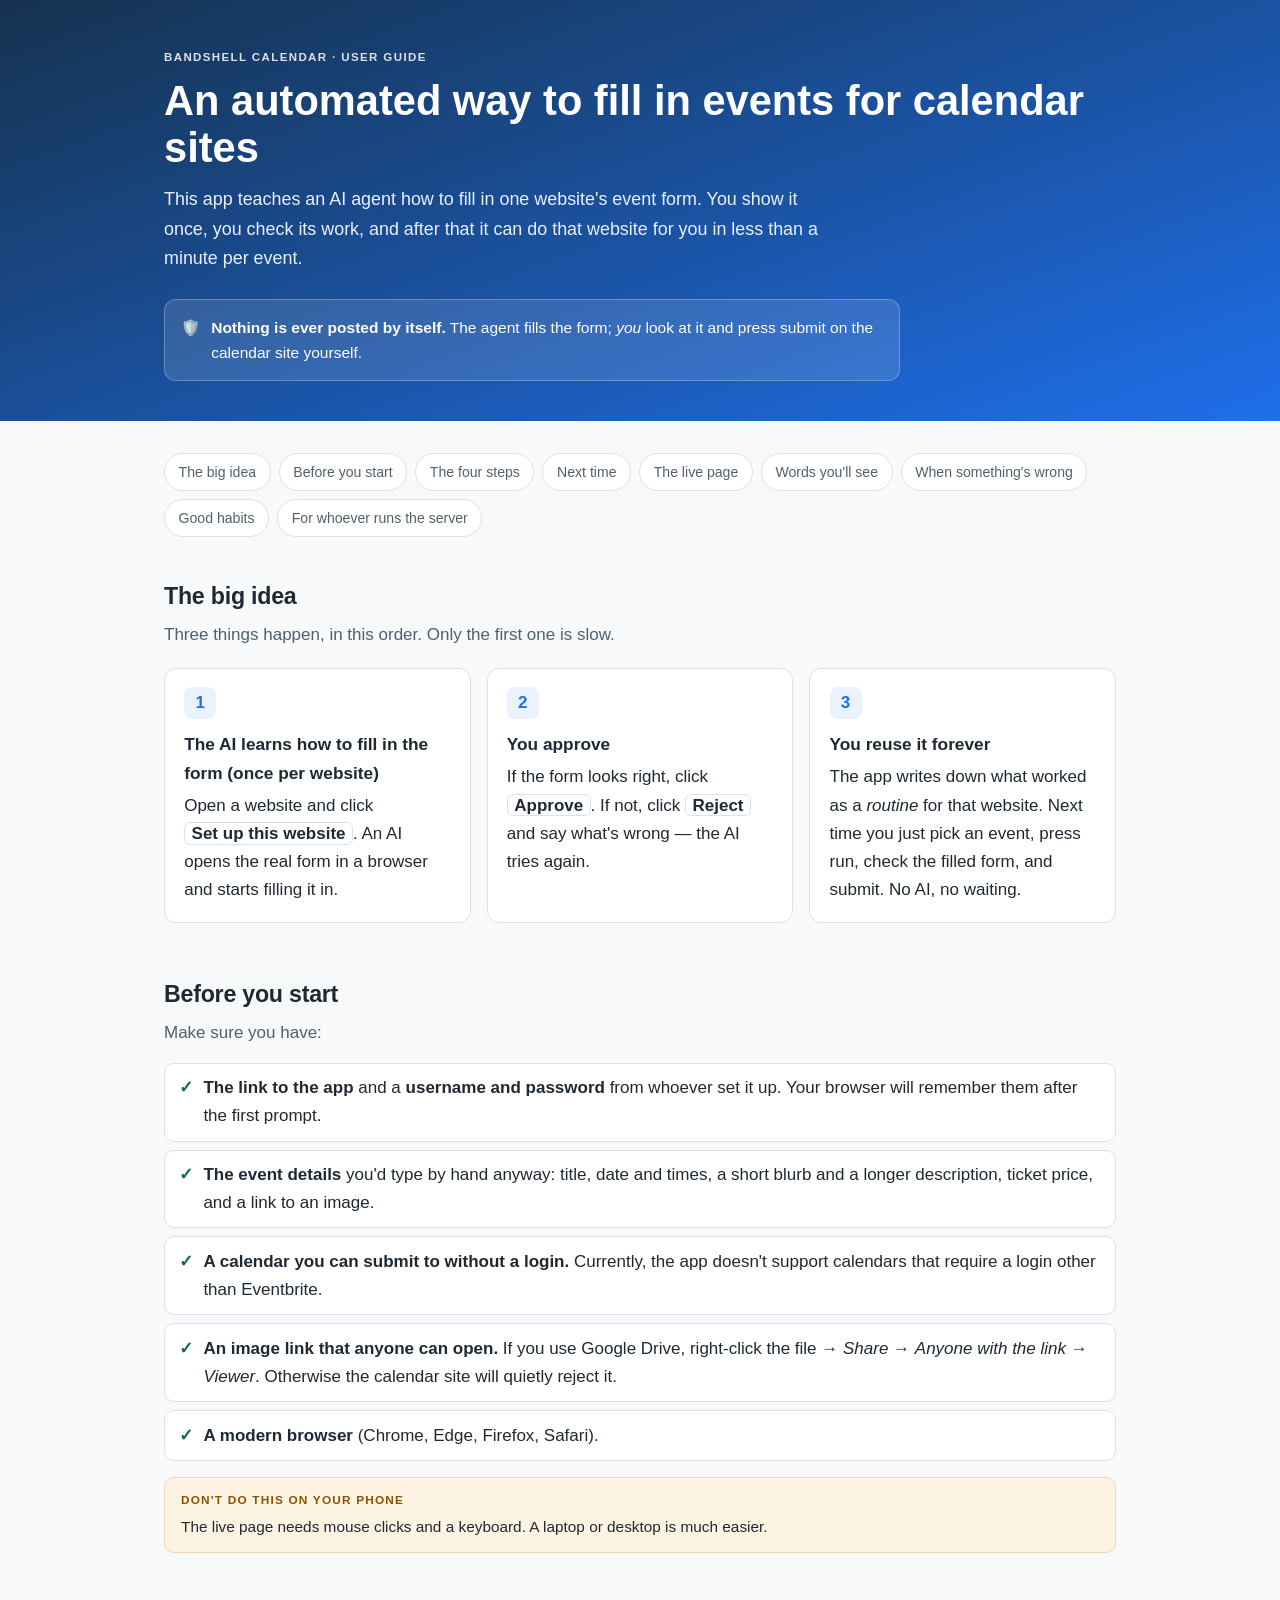
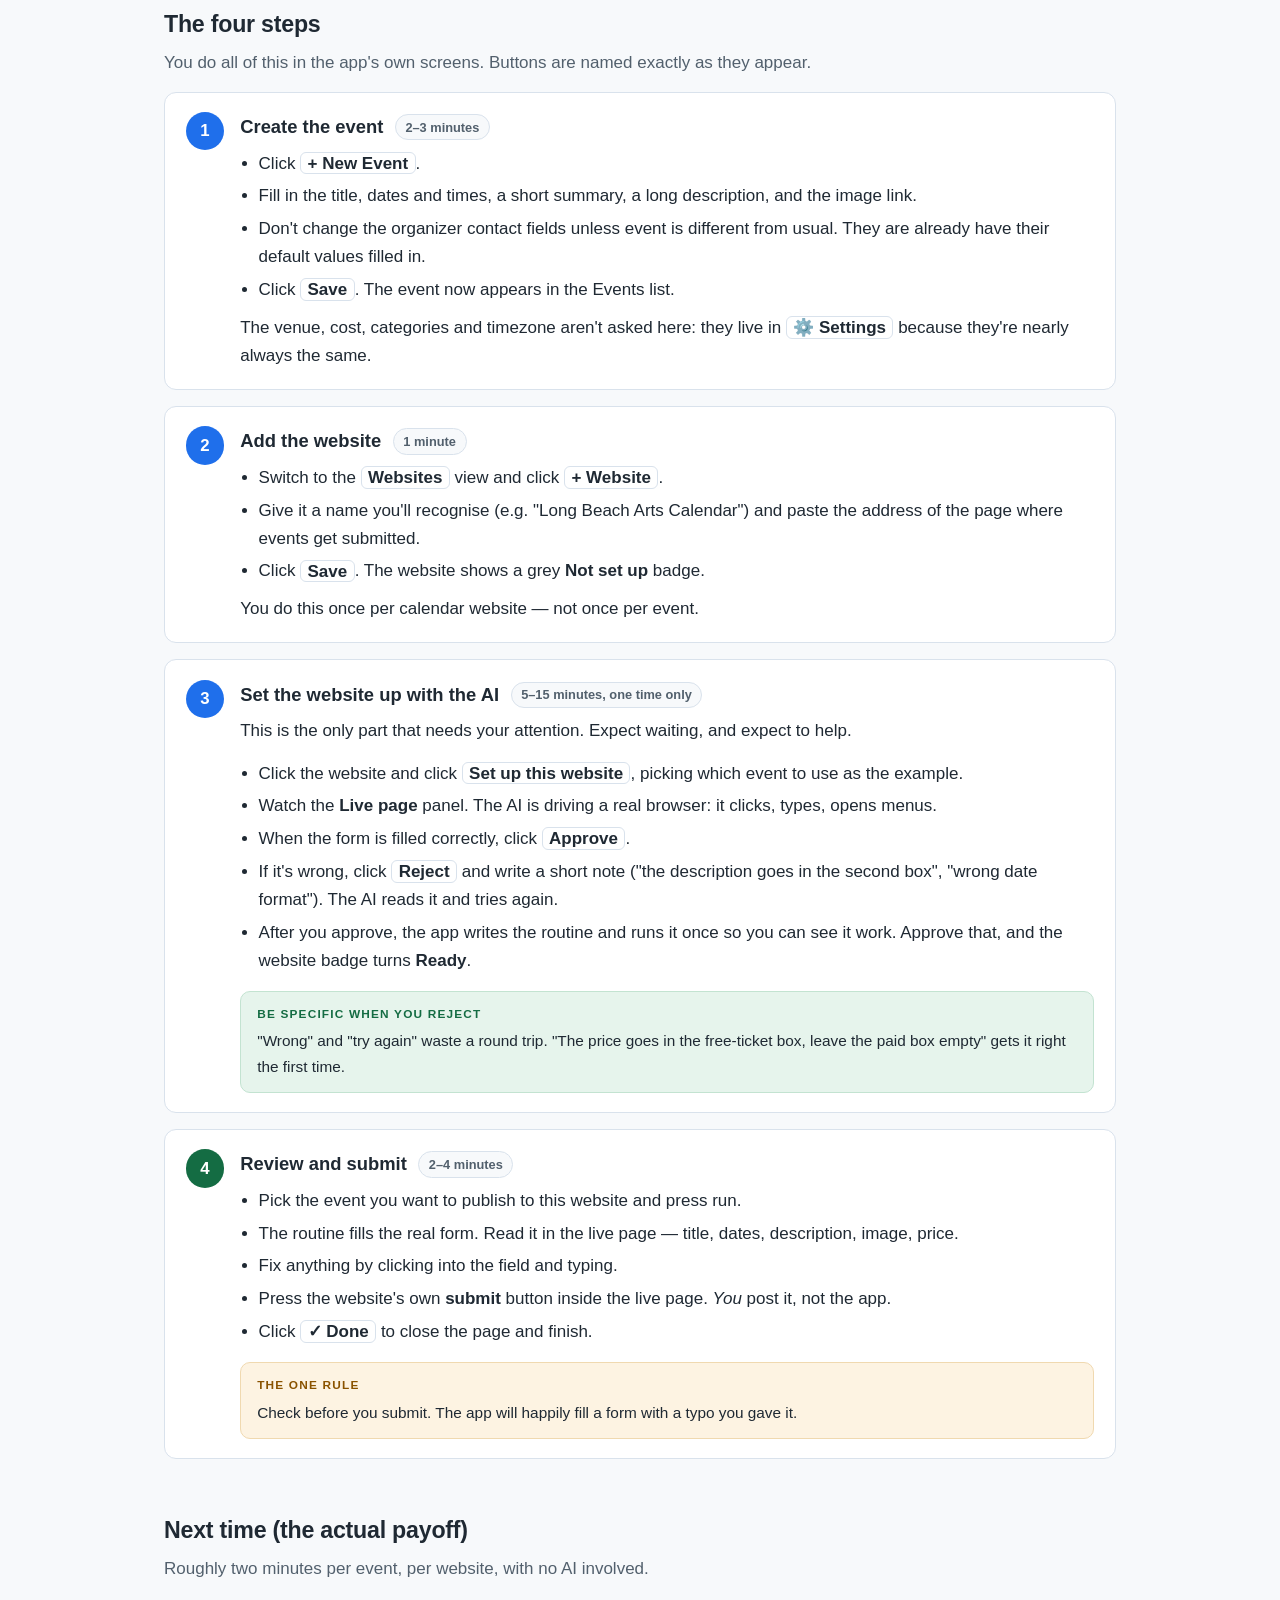
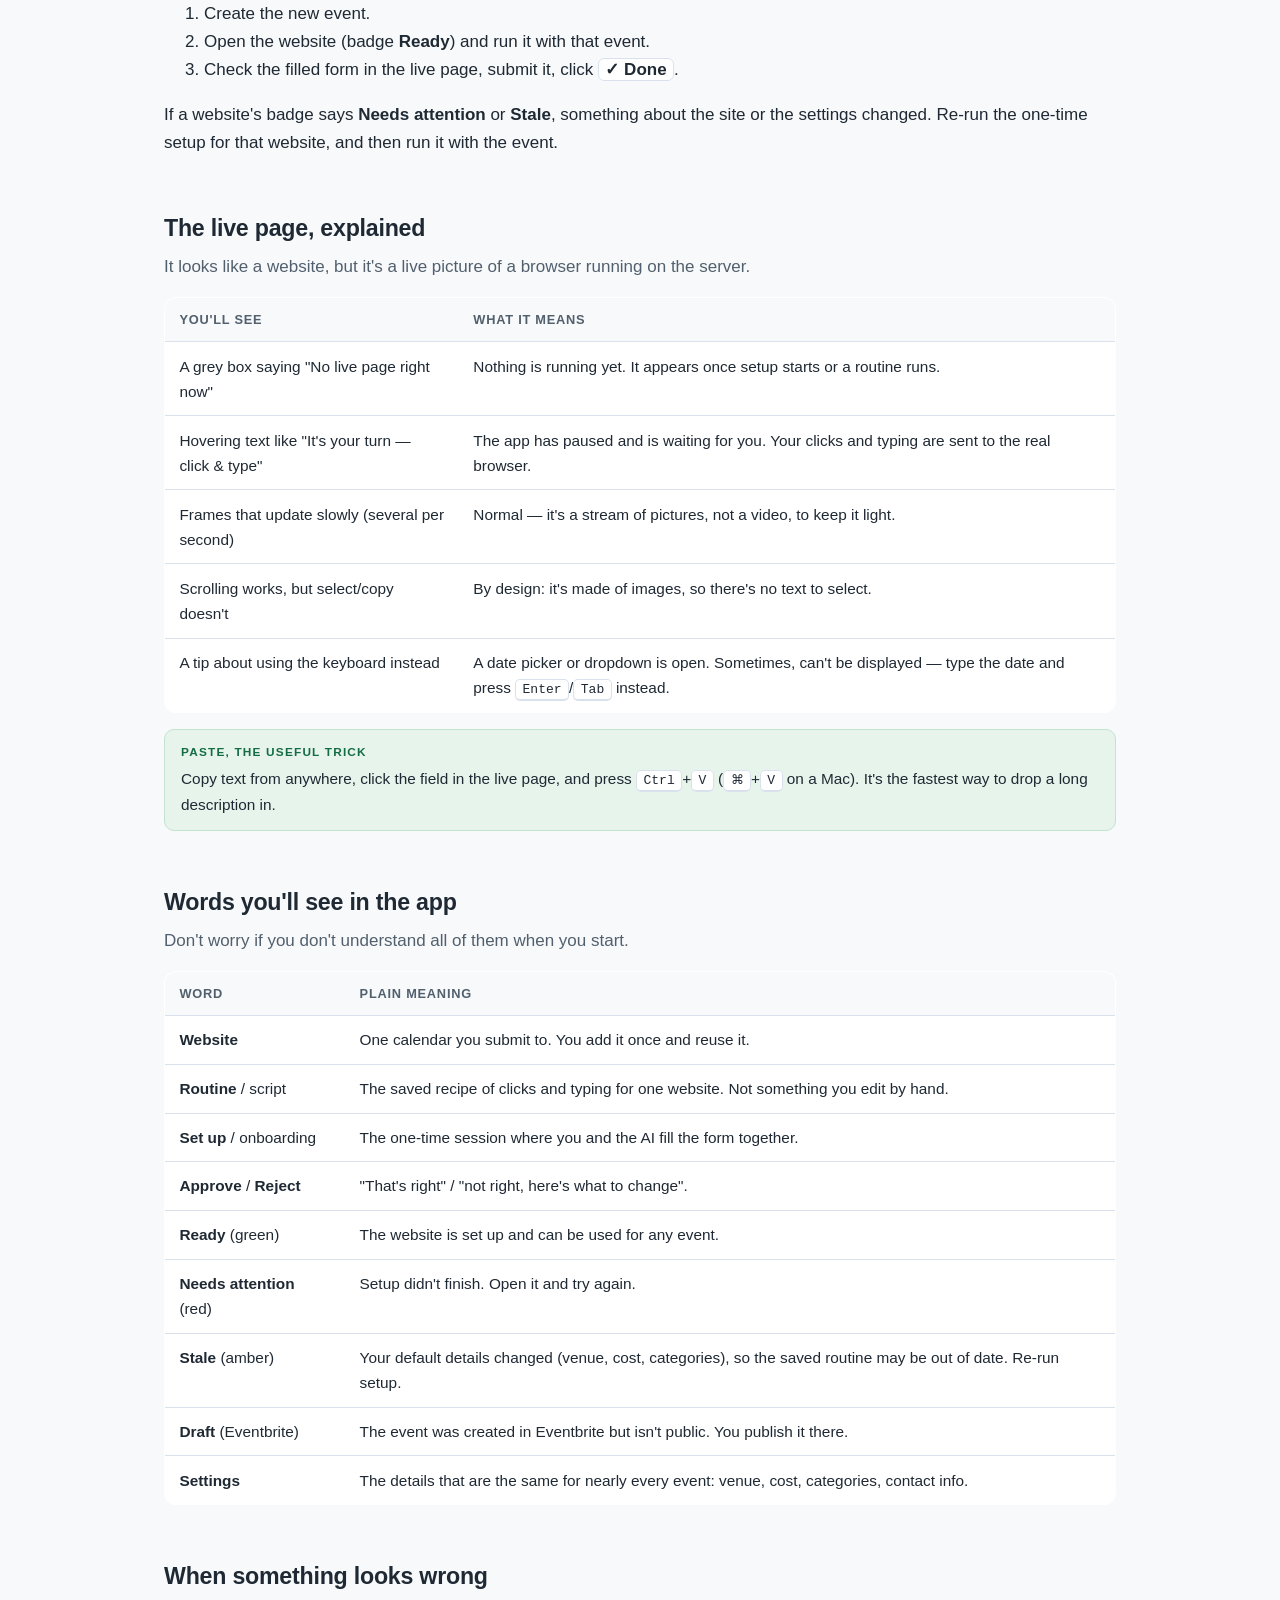
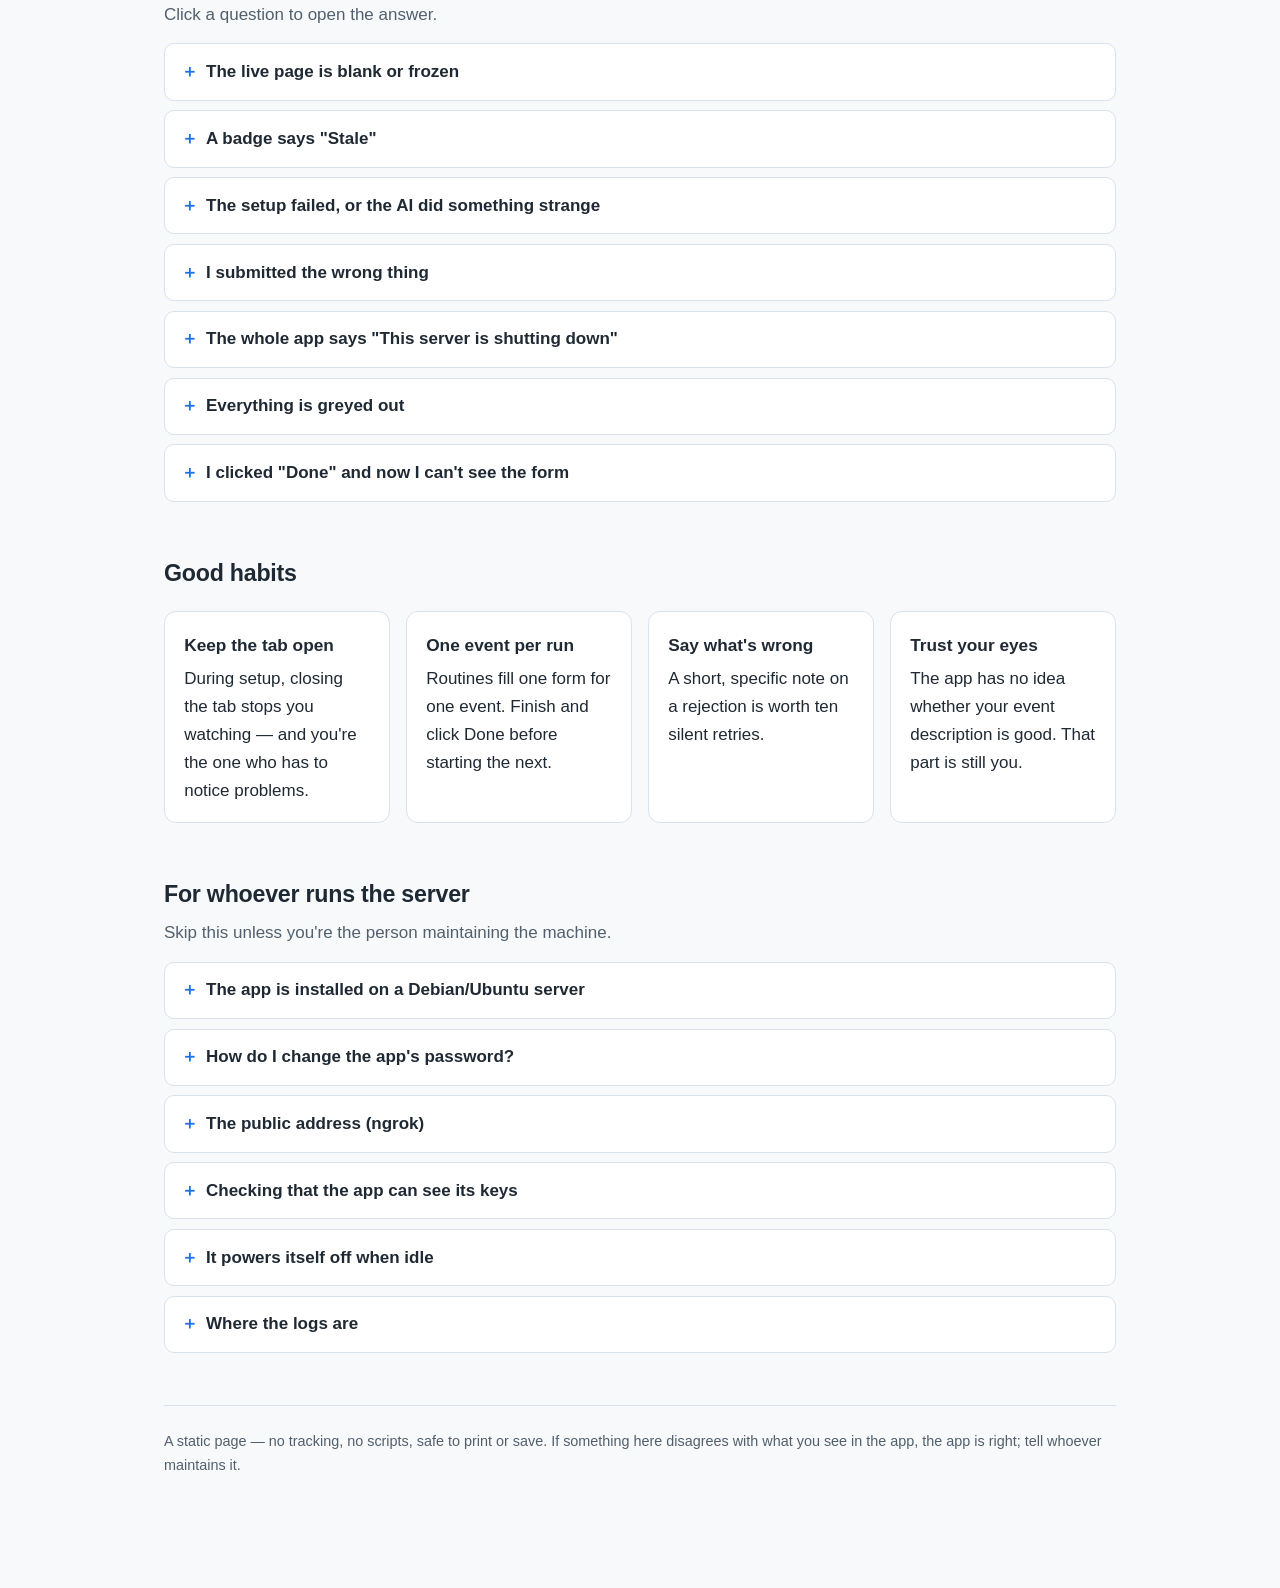
<file: frontend/user-guide.html>
<!DOCTYPE html>
<html lang="en">
<head>
<meta charset="utf-8">
<meta name="viewport" content="width=device-width, initial-scale=1">
<title>Bandshell Calendar User Guide</title>
<meta name="description" content="How to use Bandshell Calendar: create an event, set a website up once with the AI, then review and submit.">
<style>
  :root {
    --ink: #1f2933;
    --ink-soft: #52606d;
    --line: #d9e2ec;
    --bg: #f7f9fb;
    --card: #ffffff;
    --accent: #1f6feb;
    --accent-soft: #eaf2ff;
    --ok: #146c43;
    --ok-soft: #e6f4ec;
    --warn: #8a5300;
    --warn-soft: #fdf3e2;
    --stop: #a61b29;
    --stop-soft: #fdecee;
    --radius: 12px;
  }

  * { box-sizing: border-box; }

  body {
    margin: 0;
    background: var(--bg);
    color: var(--ink);
    font-family: -apple-system, BlinkMacSystemFont, "Segoe UI", Roboto, Helvetica, Arial, sans-serif;
    font-size: 17px;
    line-height: 1.65;
    -webkit-text-size-adjust: 100%;
  }

  .wrap { max-width: 62rem; margin: 0 auto; padding: 0 1.25rem 6rem; }

  /* ---------- header ---------- */
  header.hero {
    background: linear-gradient(160deg, #16324f 0%, #1f6feb 100%);
    color: #fff;
    padding: 3rem 0 2.5rem;
    margin-bottom: 2rem;
  }
  header.hero .wrap { padding-bottom: 0; }
  .eyebrow {
    text-transform: uppercase;
    letter-spacing: .12em;
    font-size: .72rem;
    font-weight: 700;
    opacity: .85;
    margin: 0 0 .6rem;
  }
  h1 { font-size: clamp(1.7rem, 4.5vw, 2.6rem); line-height: 1.15; margin: 0 0 .8rem; }
  .lede { font-size: 1.12rem; max-width: 42rem; margin: 0; color: #e8f0ff; }

  .promise {
    display: flex;
    gap: .7rem;
    align-items: flex-start;
    background: rgba(255,255,255,.12);
    border: 1px solid rgba(255,255,255,.25);
    border-radius: var(--radius);
    padding: .9rem 1rem;
    margin-top: 1.6rem;
    max-width: 46rem;
    font-size: .97rem;
  }
  .promise b { white-space: nowrap; }

  /* ---------- navigation ---------- */
  nav.toc {
    display: flex;
    flex-wrap: wrap;
    gap: .5rem;
    margin: 0 0 2.5rem;
  }
  nav.toc a {
    background: var(--card);
    border: 1px solid var(--line);
    border-radius: 999px;
    padding: .4rem .85rem;
    font-size: .88rem;
    color: var(--ink-soft);
    text-decoration: none;
  }
  nav.toc a:hover, nav.toc a:focus-visible {
    border-color: var(--accent);
    color: var(--accent);
    background: var(--accent-soft);
  }

  /* ---------- sections ---------- */
  section { margin-bottom: 3.25rem; scroll-margin-top: 1rem; }
  h2 {
    font-size: 1.45rem;
    margin: 0 0 .35rem;
    letter-spacing: -.01em;
  }
  h2 .num {
    display: inline-flex;
    align-items: center;
    justify-content: center;
    width: 1.7rem; height: 1.7rem;
    margin-right: .55rem;
    border-radius: 50%;
    background: var(--accent);
    color: #fff;
    font-size: .95rem;
    vertical-align: .12em;
  }
  h3 { font-size: 1.08rem; margin: 0 0 .3rem; }
  p { margin: 0 0 .9rem; }
  .sub { color: var(--ink-soft); margin-top: 0; }
  a { color: var(--accent); }

  /* ---------- cards ---------- */
  .cards {
    display: grid;
    grid-template-columns: repeat(auto-fit, minmax(13rem, 1fr));
    gap: 1rem;
    margin: 1.2rem 0 0;
  }
  .card {
    background: var(--card);
    border: 1px solid var(--line);
    border-radius: var(--radius);
    padding: 1.1rem 1.2rem;
  }
  .card h3 { margin-top: .1rem; }
  .card p:last-child { margin-bottom: 0; }
  .badge-icon {
    display: inline-flex;
    align-items: center;
    justify-content: center;
    width: 2rem; height: 2rem;
    border-radius: 8px;
    background: var(--accent-soft);
    color: var(--accent);
    font-weight: 700;
    margin-bottom: .6rem;
  }

  /* ---------- steps ---------- */
  .step {
    background: var(--card);
    border: 1px solid var(--line);
    border-radius: var(--radius);
    padding: 1.2rem 1.3rem;
    margin-bottom: 1rem;
    display: grid;
    grid-template-columns: 2.4rem 1fr;
    gap: 1rem;
  }
  .step .circle {
    width: 2.4rem; height: 2.4rem;
    border-radius: 50%;
    background: var(--accent);
    color: #fff;
    display: flex;
    align-items: center;
    justify-content: center;
    font-weight: 700;
    font-size: 1.05rem;
  }
  .step.done .circle { background: var(--ok); }
  .step h3 { font-size: 1.15rem; margin-bottom: .45rem; }
  .step .time {
    display: inline-block;
    font-size: .8rem;
    color: var(--ink-soft);
    background: var(--bg);
    border: 1px solid var(--line);
    border-radius: 999px;
    padding: .1rem .6rem;
    margin-left: .4rem;
    vertical-align: .1em;
    white-space: nowrap;
  }
  .step ul { margin: .2rem 0 .6rem; padding-left: 1.15rem; }
  .step li { margin-bottom: .3rem; }
  .step > div > :last-child { margin-bottom: 0; }

  /* ---------- callouts ---------- */
  .note, .tip, .warn {
    border-radius: 10px;
    padding: .8rem 1rem;
    margin: 1rem 0;
    font-size: .96rem;
    border: 1px solid transparent;
  }
  .note { background: var(--accent-soft); border-color: #c7dcff; }
  .tip  { background: var(--ok-soft);    border-color: #c3e3d1; }
  .warn { background: var(--warn-soft);  border-color: #f0d9b0; }
  .note b.label, .tip b.label, .warn b.label {
    display: block;
    font-size: .74rem;
    letter-spacing: .1em;
    text-transform: uppercase;
    margin-bottom: .25rem;
  }
  .note b.label { color: var(--accent); }
  .tip  b.label { color: var(--ok); }
  .warn b.label { color: var(--warn); }
  .note p:last-child, .tip p:last-child, .warn p:last-child { margin-bottom: 0; }

  /* ---------- tables ---------- */
  table {
    width: 100%;
    border-collapse: collapse;
    background: var(--card);
    border: 1px solid var(--line);
    border-radius: var(--radius);
    overflow: hidden;
    font-size: .96rem;
    margin: 1rem 0 0;
  }
  th, td { text-align: left; padding: .7rem .9rem; border-bottom: 1px solid var(--line); vertical-align: top; }
  th { background: var(--bg); font-size: .8rem; text-transform: uppercase; letter-spacing: .06em; color: var(--ink-soft); }
  tr:last-child td { border-bottom: 0; }

  /* ---------- kbd / code ---------- */
  kbd {
    background: #fff;
    border: 1px solid var(--line);
    border-bottom-width: 2px;
    border-radius: 5px;
    padding: .1rem .4rem;
    font-size: .85em;
    font-family: ui-monospace, SFMono-Regular, Menlo, Consolas, monospace;
  }
  code {
    background: #eef2f7;
    border-radius: 4px;
    padding: .1rem .35rem;
    font-size: .88em;
    font-family: ui-monospace, SFMono-Regular, Menlo, Consolas, monospace;
  }
  .ui {
    background: #fff;
    border: 1px solid var(--line);
    border-radius: 6px;
    padding: .05rem .4rem;
    font-weight: 600;
    white-space: nowrap;
  }

  /* ---------- FAQ ---------- */
  details {
    background: var(--card);
    border: 1px solid var(--line);
    border-radius: 10px;
    padding: .85rem 1rem;
    margin-bottom: .6rem;
  }
  details[open] { border-color: #bfd4f7; }
  summary {
    cursor: pointer;
    font-weight: 600;
    list-style: none;
  }
  summary::-webkit-details-marker { display: none; }
  summary::before {
    content: "＋";
    color: var(--accent);
    font-weight: 700;
    margin-right: .5rem;
  }
  details[open] summary::before { content: "−"; }
  details > *:not(summary) { margin-top: .7rem; }
  details p:last-child, details ul:last-child { margin-bottom: 0; }

  ul.checks { list-style: none; padding: 0; margin: 1rem 0 0; }
  ul.checks li {
    background: var(--card);
    border: 1px solid var(--line);
    border-radius: 10px;
    padding: .65rem .9rem .65rem 2.4rem;
    margin-bottom: .5rem;
    position: relative;
  }
  ul.checks li::before {
    content: "✓";
    position: absolute;
    left: .85rem;
    color: var(--ok);
    font-weight: 700;
  }

  footer {
    border-top: 1px solid var(--line);
    margin-top: 3rem;
    padding-top: 1.5rem;
    font-size: .9rem;
    color: var(--ink-soft);
  }

  @media (max-width: 33rem) {
    body { font-size: 16px; }
    .step { grid-template-columns: 1fr; }
    .step .circle { width: 2rem; height: 2rem; font-size: .95rem; }
  }

  @media print {
    body { background: #fff; font-size: 11pt; }
    header.hero { background: none; color: #000; padding: 0 0 1rem; }
    .lede, .promise { color: #000; }
    .promise { border-color: #999; background: none; }
    nav.toc { display: none; }
    .card, .step, details, table, ul.checks li { break-inside: avoid; }
    a { color: #000; text-decoration: underline; }
  }
</style>
</head>
<body>

<header class="hero">
  <div class="wrap">
    <p class="eyebrow">Bandshell Calendar · User guide</p>
    <h1>An automated way to fill in events for calendar sites</h1>
    <p class="lede">
      This app teaches an AI agent how to fill in one website's event form. You show it once,
      you check its work, and after that it can do that website for you in less than a minute per event.
    </p>
    <div class="promise">
      <span aria-hidden="true">🛡️</span>
      <span><b>Nothing is ever posted by itself.</b> The agent fills the form; <em>you</em>
      look at it and press submit on the calendar site yourself.</span>
    </div>
  </div>
</header>

<div class="wrap">

  <nav class="toc" aria-label="Contents">
    <a href="#idea">The big idea</a>
    <a href="#before">Before you start</a>
    <a href="#steps">The four steps</a>
    <a href="#next-time">Next time</a>
    <a href="#live-page">The live page</a>
    <a href="#words">Words you'll see</a>
    <a href="#help">When something's wrong</a>
    <a href="#habits">Good habits</a>
    <a href="#admin">For whoever runs the server</a>
  </nav>

  <!-- ================================================================ -->
  <section id="idea">
    <h2>The big idea</h2>
    <p class="sub">Three things happen, in this order. Only the first one is slow.</p>

    <div class="cards">
      <div class="card">
        <span class="badge-icon" aria-hidden="true">1</span>
        <h3>The AI learns how to fill in the form (once per website)</h3>
        <p>
          Open a website and click <span class="ui">Set up this website</span>. An AI opens
          the real form in a browser and starts filling it in.
        </p>
      </div>
      <div class="card">
        <span class="badge-icon" aria-hidden="true">2</span>
        <h3>You approve</h3>
        <p>
          If the form looks right, click <span class="ui">Approve</span>. If not, click
          <span class="ui">Reject</span> and say what's wrong — the AI tries again.
        </p>
      </div>
      <div class="card">
        <span class="badge-icon" aria-hidden="true">3</span>
        <h3>You reuse it forever</h3>
        <p>
          The app writes down what worked as a <em>routine</em> for that website. Next time
          you just pick an event, press run, check the filled form, and submit. No AI, no
          waiting.
        </p>
      </div>
    </div>
  </section>

  <!-- ================================================================ -->
  <section id="before">
    <h2>Before you start</h2>
    <p class="sub">Make sure you have:</p>

    <ul class="checks">
      <li><b>The link to the app</b> and a <b>username and password</b> from whoever set it up. Your browser will remember them after the first prompt.</li>
      <li><b>The event details</b> you'd type by hand anyway: title, date and times, a short blurb and a longer description, ticket price, and a link to an image.</li>
      <li><b>A calendar you can submit to without a login.</b> Currently, the app doesn't support calendars that require a login other than Eventbrite.</li>
      <li><b>An image link that anyone can open.</b> If you use Google Drive, right-click the file → <i>Share</i> → <i>Anyone with the link</i> → <i>Viewer</i>. Otherwise the calendar site will quietly reject it.</li>
      <li><b>A modern browser</b> (Chrome, Edge, Firefox, Safari).</li>
    </ul>

    <div class="warn">
      <b class="label">Don't do this on your phone</b>
      <p>
        The live page needs mouse clicks and a keyboard. A laptop or desktop is much easier.
      </p>
    </div>
  </section>

  <!-- ================================================================ -->
  <section id="steps">
    <h2>The four steps</h2>
    <p class="sub">You do all of this in the app's own screens. Buttons are named exactly as they appear.</p>

    <div class="step">
      <div class="circle" aria-hidden="true">1</div>
      <div>
        <h3>Create the event <span class="time">2–3 minutes</span></h3>
        <ul>
          <li>Click <span class="ui">+ New Event</span>.</li>
          <li>Fill in the title, dates and times, a short summary, a long description, and the image link.</li>
          <li>Don't change the organizer contact fields unless event is different from usual. They are already have their default values filled in.</li>
          <li>Click <span class="ui">Save</span>. The event now appears in the Events list.</li>
        </ul>
        <p>
          The venue, cost, categories and timezone aren't asked here: they live in
          <span class="ui">⚙️ Settings</span> because they're nearly always the same.
        </p>
      </div>
    </div>

    <div class="step">
      <div class="circle" aria-hidden="true">2</div>
      <div>
        <h3>Add the website <span class="time">1 minute</span></h3>
        <ul>
          <li>Switch to the <span class="ui">Websites</span> view and click <span class="ui">+ Website</span>.</li>
          <li>Give it a name you'll recognise (e.g. "Long Beach Arts Calendar") and paste the address of the page where events get submitted.</li>
          <li>Click <span class="ui">Save</span>. The website shows a grey <b>Not set up</b> badge.</li>
        </ul>
        <p>You do this once per calendar website — not once per event.</p>
      </div>
    </div>

    <div class="step">
      <div class="circle" aria-hidden="true">3</div>
      <div>
        <h3>Set the website up with the AI <span class="time">5–15 minutes, one time only</span></h3>
        <p>This is the only part that needs your attention. Expect waiting, and expect to help.</p>
        <ul>
          <li>Click the website and click <span class="ui">Set up this website</span>, picking which event to use as the example.</li>
          <li>Watch the <b>Live page</b> panel. The AI is driving a real browser: it clicks, types, opens menus.</li>
          <li>When the form is filled correctly, click <span class="ui">Approve</span>.</li>
          <li>If it's wrong, click <span class="ui">Reject</span> and write a short note ("the description goes in the second box", "wrong date format"). The AI reads it and tries again.</li>
          <li>After you approve, the app writes the routine and runs it once so you can see it work. Approve that, and the website badge turns <b>Ready</b>.</li>
        </ul>
        <div class="tip">
          <b class="label">Be specific when you reject</b>
          <p>
            "Wrong" and "try again" waste a round trip. "The price goes in the free-ticket box,
            leave the paid box empty" gets it right the first time.
          </p>
        </div>
      </div>
    </div>

    <div class="step done">
      <div class="circle" aria-hidden="true">4</div>
      <div>
        <h3>Review and submit <span class="time">2–4 minutes</span></h3>
        <ul>
          <li>Pick the event you want to publish to this website and press run.</li>
          <li>The routine fills the real form. Read it in the live page — title, dates, description, image, price.</li>
          <li>Fix anything by clicking into the field and typing.</li>
          <li>Press the website's own <b>submit</b> button inside the live page. <em>You</em> post it, not the app.</li>
          <li>Click <span class="ui">✓ Done</span> to close the page and finish.</li>
        </ul>
        <div class="warn">
          <b class="label">The one rule</b>
          <p>
            Check before you submit. The app will happily fill a form with a typo you gave it.
          </p>
        </div>
      </div>
    </div>
  </section>

  <!-- ================================================================ -->
  <section id="next-time">
    <h2>Next time (the actual payoff)</h2>
    <p class="sub">Roughly two minutes per event, per website, with no AI involved.</p>
    <ol>
      <li>Create the new event.</li>
      <li>Open the website (badge <b>Ready</b>) and run it with that event.</li>
      <li>Check the filled form in the live page, submit it, click <span class="ui">✓ Done</span>.</li>
    </ol>
    <p>
      If a website's badge says <b>Needs attention</b> or <b>Stale</b>, something about the
      site or the settings changed. Re-run the one-time setup for that website, and then run it with the event.
    </p>
  </section>

  <!-- ================================================================ -->
  <section id="live-page">
    <h2>The live page, explained</h2>
    <p class="sub">It looks like a website, but it's a live picture of a browser running on the server.</p>

    <table>
      <thead>
        <tr><th>You'll see</th><th>What it means</th></tr>
      </thead>
      <tbody>
        <tr>
          <td>A grey box saying "No live page right now"</td>
          <td>Nothing is running yet. It appears once setup starts or a routine runs.</td>
        </tr>
        <tr>
          <td>Hovering text like "It's your turn — click &amp; type"</td>
          <td>The app has paused and is waiting for you. Your clicks and typing are sent to the real browser.</td>
        </tr>
        <tr>
          <td>Frames that update slowly (several per second)</td>
          <td>Normal — it's a stream of pictures, not a video, to keep it light.</td>
        </tr>
        <tr>
          <td>Scrolling works, but select/copy doesn't</td>
          <td>By design: it's made of images, so there's no text to select.</td>
        </tr>
        <tr>
          <td>A tip about using the keyboard instead</td>
          <td>A date picker or dropdown is open. Sometimes, can't be displayed — type the date and press <kbd>Enter</kbd>/<kbd>Tab</kbd> instead.</td>
        </tr>
      </tbody>
    </table>

    <div class="tip">
      <b class="label">Paste, the useful trick</b>
      <p>
        Copy text from anywhere, click the field in the live page, and press
        <kbd>Ctrl</kbd>+<kbd>V</kbd> (<kbd>⌘</kbd>+<kbd>V</kbd> on a Mac). It's the fastest way
        to drop a long description in.
      </p>
    </div>
  </section>

  <!-- ================================================================ -->
  <section id="words">
    <h2>Words you'll see in the app</h2>
    <p class="sub">Don't worry if you don't understand all of them when you start.</p>

    <table>
      <thead>
        <tr><th>Word</th><th>Plain meaning</th></tr>
      </thead>
      <tbody>
        <tr><td><b>Website</b></td><td>One calendar you submit to. You add it once and reuse it.</td></tr>
        <tr><td><b>Routine</b> / script</td><td>The saved recipe of clicks and typing for one website. Not something you edit by hand.</td></tr>
        <tr><td><b>Set up</b> / onboarding</td><td>The one-time session where you and the AI fill the form together.</td></tr>
        <tr><td><b>Approve</b> / <b>Reject</b></td><td>"That's right" / "not right, here's what to change".</td></tr>
        <tr><td><b>Ready</b> (green)</td><td>The website is set up and can be used for any event.</td></tr>
        <tr><td><b>Needs attention</b> (red)</td><td>Setup didn't finish. Open it and try again.</td></tr>
        <tr><td><b>Stale</b> (amber)</td><td>Your default details changed (venue, cost, categories), so the saved routine may be out of date. Re-run setup.</td></tr>
        <tr><td><b>Draft</b> (Eventbrite)</td><td>The event was created in Eventbrite but isn't public. You publish it there.</td></tr>
        <tr><td><b>Settings</b></td><td>The details that are the same for nearly every event: venue, cost, categories, contact info.</td></tr>
      </tbody>
    </table>
  </section>

  <!-- ================================================================ -->
  <section id="help">
    <h2>When something looks wrong</h2>
    <p class="sub">Click a question to open the answer.</p>

    <details>
      <summary>The live page is blank or frozen</summary>
      <p>Give it a few seconds, then refresh the browser tab. The view reconnects on its own; a refresh is harmless — it doesn't stop the AI or lose the form.</p>
    </details>

    <!--<details>
      <summary>It keeps asking me to log in</summary>
      <p>That's the app's own password (the browser should offer to remember it, and it usually does after the first time). If it's a <em>website</em> login that keeps coming back, the site may be signing the browser out — reject the attempt and mention it in the note; the AI can log in again during the next try.</p>
    </details>-->

    <details>
      <summary>A badge says "Stale"</summary>
      <p>The shared defaults (venue, location, cost, categories) changed after this website was set up, so the saved routine might not match the live form any more. Re-run the one-time setup for that website to refresh it.</p>
    </details>

    <details>
      <summary>The setup failed, or the AI did something strange</summary>
      <p>Click <b>Reject</b> and describe the problem in plain words. It retries with your note. If it fails the same way twice, it's usually the website (a new captcha, a changed layout) rather than you.</p>
    </details>

    <details>
      <summary>I submitted the wrong thing</summary>
      <p>Fix it on the calendar website itself — the app doesn't keep a copy of what was submitted, and it can't edit an entry for you. For Eventbrite, edit the draft before publishing.</p>
    </details>

    <details>
      <summary>The whole app says "This server is shutting down"</summary>
      <p>The server switches itself off after a long period of inactivity to save money. Nothing is lost — but you'll need whoever runs it to start it again, then reopen the link.</p>
    </details>

    <details>
      <summary>Everything is greyed out</summary>
      <p>The app only lets you click while it's your turn. Buttons that belong to a later step stay disabled until the current one finishes.</p>
    </details>

    <details>
      <summary>I clicked "Done" and now I can't see the form</summary>
      <p>Done closes the page — it means "I'm finished with this one". To see it again, run the routine for that event once more. Nothing was submitted twice.</p>
    </details>
  </section>

  <!-- ================================================================ -->
  <section id="habits">
    <h2>Good habits</h2>
    <div class="cards">
      <div class="card">
        <h3>Keep the tab open</h3>
        <p>During setup, closing the tab stops you watching — and you're the one who has to notice problems.</p>
      </div>
      <div class="card">
        <h3>One event per run</h3>
        <p>Routines fill one form for one event. Finish and click Done before starting the next.</p>
      </div>
      <div class="card">
        <h3>Say what's wrong</h3>
        <p>A short, specific note on a rejection is worth ten silent retries.</p>
      </div>
      <div class="card">
        <h3>Trust your eyes</h3>
        <p>The app has no idea whether your event description is good. That part is still you.</p>
      </div>
    </div>
  </section>

  <!-- ================================================================ -->
  <section id="admin">
    <h2>For whoever runs the server</h2>
    <p class="sub">Skip this unless you're the person maintaining the machine.</p>

    <details>
      <summary>The app is installed on a Debian/Ubuntu server</summary>
      <p>
        Everything is set up by <code>deploy/install.sh</code> (nginx with a login, the app
        itself, and a startup service). To update after pulling new code, re-run it:
      </p>
      <p><code>sudo bash deploy/install.sh --auth-user you --nginx-port 8080</code></p>
      <p>
        To hand it your secrets instead of typing them in, download the env file and the
        Google key first and add <code>--env-file ~/bandshell.env --google-key ~/key.json</code>.
        It's safe to re-run; it refreshes the code, the settings and the service.
      </p>
      <p>
        On a brand-new machine, <code>bootstrap.sh</code> in the project root does the whole
        thing in one command (system updates, clone, install). The full operator notes —
        settings, logs, backups, cost control — are in <code>docs/deploy.md</code>.
      </p>
    </details>

    <details>
      <summary>How do I change the app's password?</summary>
      <p>
        <code>sudo bash deploy/install.sh --auth-pass 'a-new-one'</code> — or directly
        <code>sudo htpasswd /etc/nginx/bandshell.htpasswd youruser</code>, which takes effect
        immediately. A plain re-run <i>never</i> changes an existing password.
      </p>
    </details>

    <details>
      <summary>The public address (ngrok)</summary>
      <p>
        If <code>NGROK_URL</code> and <code>NGROK_AUTHTOKEN</code> are set in the env file, a
        tunnel runs as <code>ngrok.service</code> and forwards the public URL to nginx, so the
        login still applies. Check it with <code>systemctl status ngrok</code>, watch it with
        <code>journalctl -u ngrok -f</code>; the first visit in a browser may show ngrok's own
        warning page once — click through it.
      </p>
    </details>

    <details>
      <summary>Checking that the app can see its keys</summary>
      <p><code>curl -s http://127.0.0.1:8000/api/health</code> — shows booleans only (never secrets). Secrets live in <code>/etc/bandshell/bandshell.env</code>, one <code>KEY=VALUE</code> per line, and the service must be restarted after editing.</p>
    </details>

    <details>
      <summary>It powers itself off when idle</summary>
      <p>That's <code>AUTO_SHUTDOWN_MINUTES</code> (off by default). <code>AUTO_SHUTDOWN_DRY_RUN=1</code> logs the decision without switching off, and <code>curl -s http://127.0.0.1:8000/api/activity</code> shows how idle it is, whether work is in flight, and when it would stop. A stopped machine has to be started again from your cloud console.</p>
    </details>

    <details>
      <summary>Where the logs are</summary>
      <p><code>journalctl -u bandshell -f</code> for the app, and <code>logs/llm_usage.jsonl</code> in the project for one line per AI call.</p>
    </details>
  </section>

  <footer>
    <p>
      A static page — no tracking, no scripts, safe to print or save. If something here
      disagrees with what you see in the app, the app is right; tell whoever maintains it.
    </p>
  </footer>

</div>
</body>
</html>
</file>
